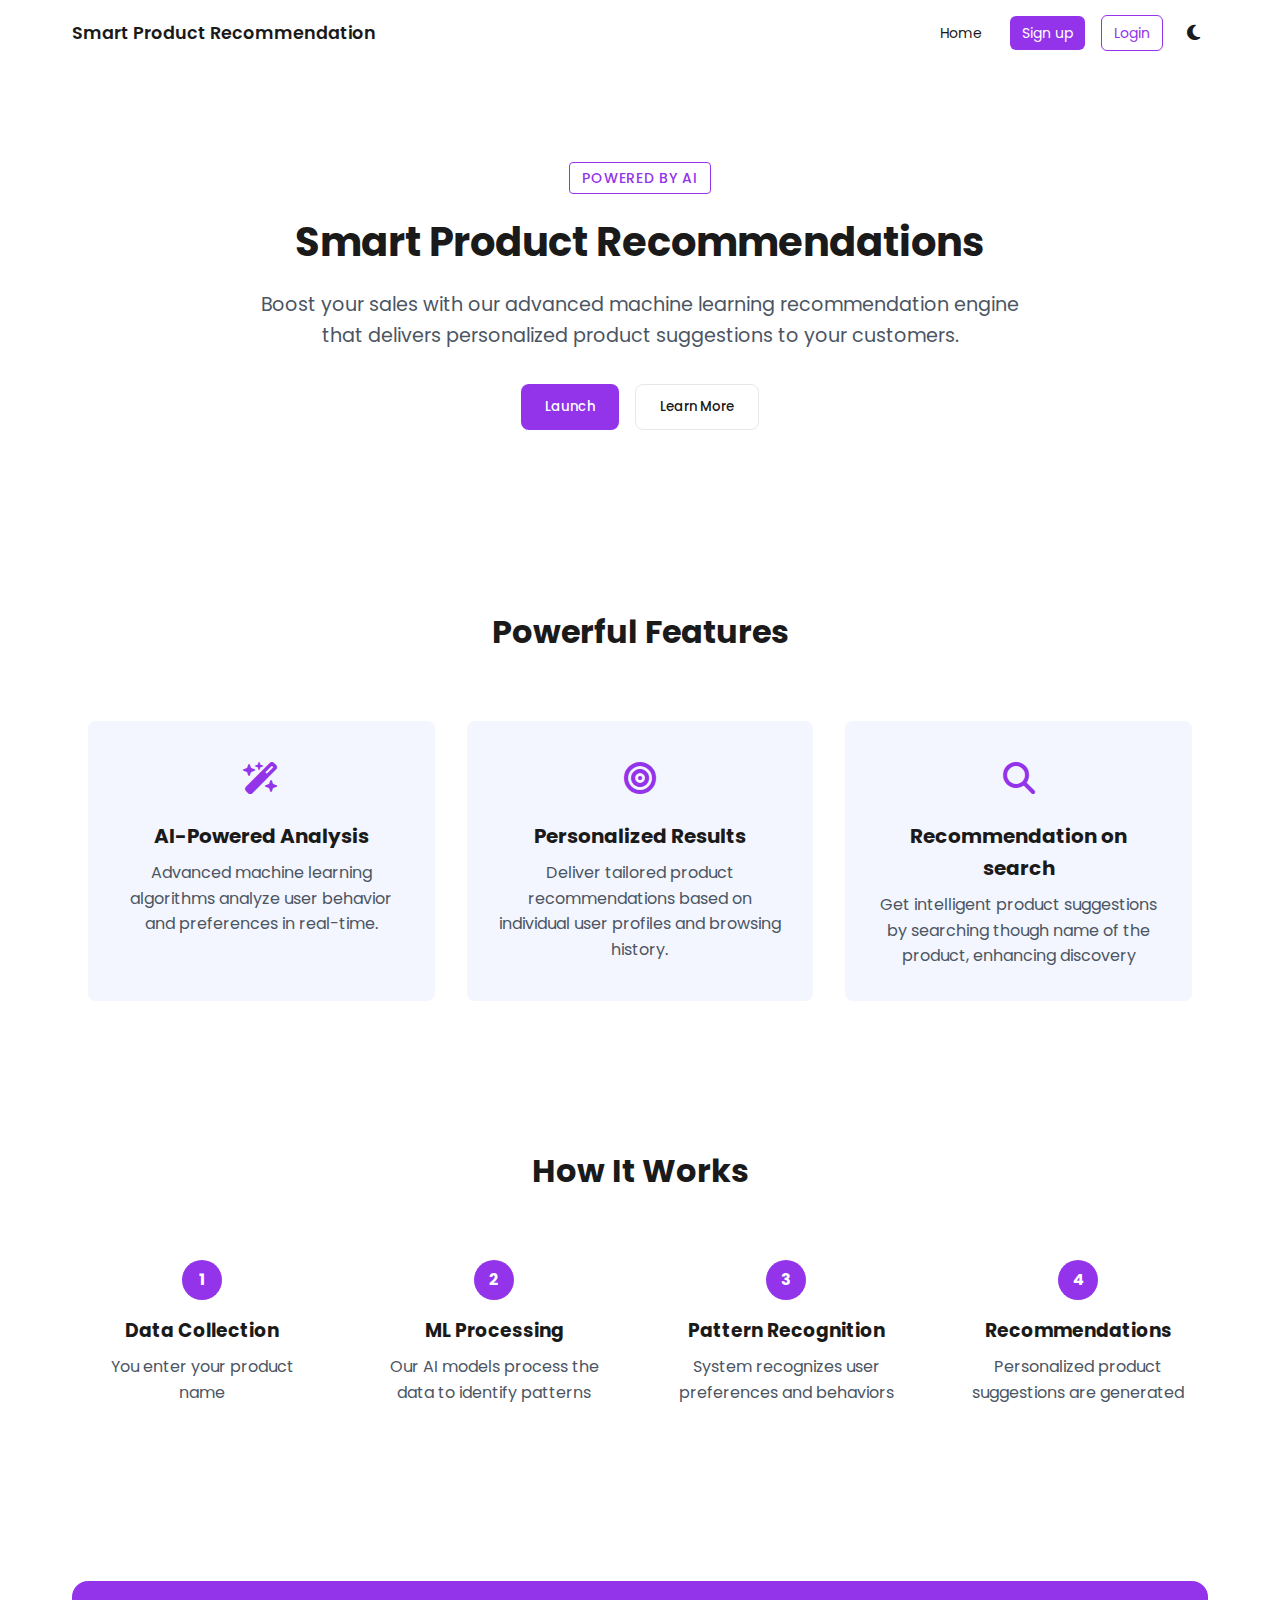
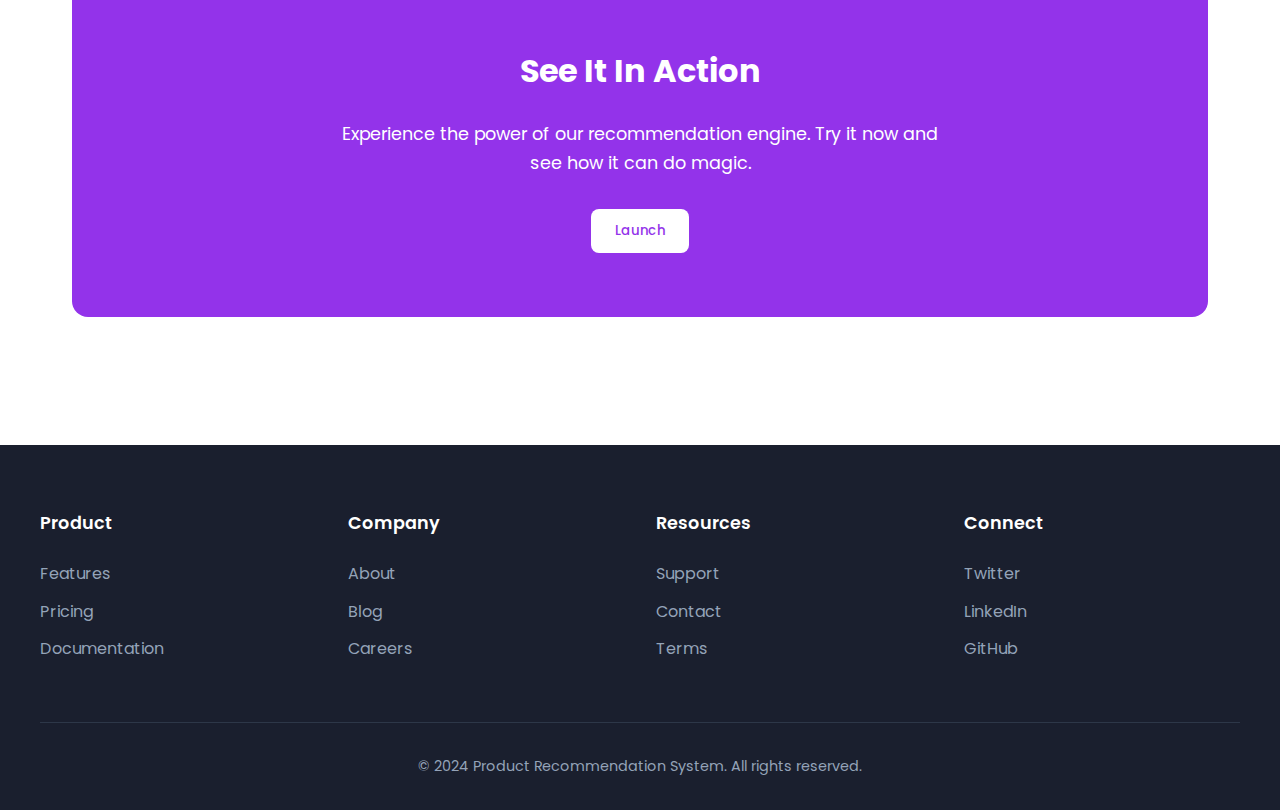
<file: templates/index.html>
<!DOCTYPE html>
<html lang="en">

<head>
    <meta charset="UTF-8">
    <meta name="viewport" content="width=device-width, initial-scale=1.0">
    <title>Smart Product Recommendations</title>
    <link rel="icon" href="data:image/svg+xml,%3Csvg xmlns='http://www.w3.org/2000/svg' viewBox='0 0 576 512'%3E%3Cpath d='M24 0C10.7 0 0 10.7 0 24S10.7 48 24 48l45.5 0c3.8 0 7.1 2.7 7.9 6.5l51.6 271c6.5 34 36.2 58.5 70.7 58.5L488 384c13.3 0 24-10.7 24-24s-10.7-24-24-24l-288.3 0c-11.5 0-21.4-8.2-23.6-19.5L170.7 288l288.5 0c32.6 0 61.1-21.8 69.5-53.3l41-152.3C576.6 57 557.4 32 531.1 32L360 32l0 102.1 23-23c9.4-9.4 24.6-9.4 33.9 0s9.4 24.6 0 33.9l-64 64c-9.4 9.4-24.6 9.4-33.9 0l-64-64c-9.4-9.4-9.4-24.6 0-33.9s24.6-9.4 33.9 0l23 23L312 32 120.1 32C111 12.8 91.6 0 69.5 0L24 0zM176 512a48 48 0 1 0 0-96 48 48 0 1 0 0 96zm336-48a48 48 0 1 0 -96 0 48 48 0 1 0 96 0z'/%3E%3C/svg%3E">
    <link rel="stylesheet" href="../static/css/style.css">
    <link rel="stylesheet" href="https://cdnjs.cloudflare.com/ajax/libs/font-awesome/6.5.1/css/all.min.css">
</head>

<body>
    <nav class="navbar">
        <div class="navbar-container">
            <div class="navbar-title">Smart Product Recommendation</div>
            <div style="display: flex; gap: 1rem; align-items: center;">
                <a href="/" class="home-button">Home</a>
                <a href="/register" class="signup-button">Sign up</a>
                <a href="/login" class="login-button">Login</a>
                <button class="theme-toggle" id="themeToggle">
                    <i class="fas fa-moon"></i>
                </button>
            </div>
        </div>
    </nav>
    <div class="container">
        <section class="hero">
            <div class="powered-by-ai">Powered by AI</div>
            <h1>Smart Product Recommendations</h1>
            <p>Boost your sales with our advanced machine learning recommendation engine that delivers personalized
                product suggestions to your customers.</p>
            <div class="button-group">
                <button class="btn btn-primary" onclick="launch()">Launch</button>
                <button class="btn btn-secondary" onclick="learnMore()">Learn More</button>
            </div>
        </section>

        <section class="features">
            <h2>Powerful Features</h2>
            <div class="features-grid">
                <div class="feature-card">
                    <div class="feature-icon"><i class="fa-solid fa-wand-magic-sparkles"></i></i></div>
                    <h3>AI-Powered Analysis</h3>
                    <p>Advanced machine learning algorithms analyze user behavior and preferences in real-time.</p>
                </div>
                <div class="feature-card">
                    <div class="feature-icon"><i class="fa-solid fa-bullseye"></i></div>
                    <h3>Personalized Results</h3>
                    <p>Deliver tailored product recommendations based on individual user profiles and browsing history.
                    </p>
                </div>
                <div class="feature-card">
                    <div class="feature-icon"><i class="fa-solid fa-magnifying-glass"></i></div>
                    <h3>Recommendation on search</h3>
                    <p>Get intelligent product suggestions by searching though name of the product, enhancing discovery
                    </p>
                </div>
            </div>
        </section>

        <!-- How It Works section -->
        <section class="how-it-works">
            <h2>How It Works</h2>
            <div class="steps">
                <div class="step">
                    <div class="step-number">1</div>
                    <h3>Data Collection</h3>
                    <p>You enter your product name</p>
                </div>
                <div class="step">
                    <div class="step-number">2</div>
                    <h3>ML Processing</h3>
                    <p>Our AI models process the data to identify patterns</p>
                </div>
                <div class="step">
                    <div class="step-number">3</div>
                    <h3>Pattern Recognition</h3>
                    <p>System recognizes user preferences and behaviors</p>
                </div>
                <div class="step">
                    <div class="step-number">4</div>
                    <h3>Recommendations</h3>
                    <p>Personalized product suggestions are generated</p>
                </div>
            </div>
        </section>

        <!-- See It In Action section -->
        <section class="action-section">
            <h2>See It In Action</h2>
            <p>Experience the power of our recommendation engine. Try it now and see how it can
                do magic.</p>
            <button class="action-button" onclick="launch()">Launch</button>
        </section>
    </div>


    <footer class="footer">
        <div class="footer-content">
            <div class="footer-grid">
                <div class="footer-column">
                    <h3>Product</h3>
                    <ul class="footer-links">
                        <li><a href="#">Features</a></li>
                        <li><a href="#">Pricing</a></li>
                        <li><a href="#">Documentation</a></li>
                    </ul>
                </div>
                <div class="footer-column">
                    <h3>Company</h3>
                    <ul class="footer-links">
                        <li><a href="#">About</a></li>
                        <li><a href="#">Blog</a></li>
                        <li><a href="#">Careers</a></li>
                    </ul>
                </div>
                <div class="footer-column">
                    <h3>Resources</h3>
                    <ul class="footer-links">
                        <li><a href="#">Support</a></li>
                        <li><a href="#">Contact</a></li>
                        <li><a href="#">Terms</a></li>
                    </ul>
                </div>
                <div class="footer-column">
                    <h3>Connect</h3>
                    <ul class="footer-links">
                        <li><a href="#">Twitter</a></li>
                        <li><a href="#">LinkedIn</a></li>
                        <li><a href="#">GitHub</a></li>
                    </ul>
                </div>
            </div>
            <div class="footer-copyright">
                © 2024 Product Recommendation System. All rights reserved.
            </div>
        </div>
    </footer>



    <script src="../static/js/script.js"></script>
</body>

</html>
</file>
<file: static/css/style.css>
@import url('https://fonts.googleapis.com/css2?family=Poppins:ital,wght@0,100;0,200;0,300;0,400;0,500;0,600;0,700;0,800;0,900;1,100;1,200;1,300;1,400;1,500;1,600;1,700;1,800;1,900&display=swap');

:root {
    --accent-color: #9333EA;        /* Changed from blue to purple */
    --accent-color-dark: #7E22CE;   /* Darker purple for hover states */
    --navbar-bg: #ffffff;
    --navbar-text: #1a1a1a;
    --body-bg: #ffffff;
    --text-color: #1a1a1a;
    --card-bg: #2564eb0e;
    --footer-bg: #1a1f2e;
    --heading-color: #1a1a1a;
    --text-secondary: #4b5563;
}

[data-theme="dark"] {
    --navbar-bg: #1a1a1a;
    --navbar-text: #ffffff;
    --body-bg: #121212;
    --text-color: #ffffff;
    --card-bg: rgba(255, 255, 255, 0.05);
    --footer-bg: #000000;
    --heading-color: #ffffff;
    --text-secondary: #e2e8f0;
}

* {
    margin: 0;
    padding: 0;
    box-sizing: border-box;
    font-family: -apple-system, 'Poppins', sans-serif;
}

body {
    line-height: 1.6;
    background-color: var(--body-bg);
    color: var(--text-color);
    transition: background-color 0.3s ease, color 0.3s ease;
}

.container {
    max-width: 1200px;
    margin: 0 auto;
    padding: 2rem;
}

.hero {
    text-align: center;
    padding: 4rem 1rem;
}

.powered-by-ai {
    display: inline-block;
    font-size: 0.875rem;
    font-weight: 500;
    color: var(--accent-color);
    border: 1px solid var(--accent-color);
    padding: 0.25rem 0.75rem;
    border-radius: 4px;
    margin-bottom: 1rem;
    text-transform: uppercase;
    letter-spacing: 0.05em;
}

.hero h1 {
    font-size: 2.5rem;
    margin-bottom: 1rem;
    color: var(--heading-color);
}

.hero p {
    font-size: 1.2rem;
    color: var(--text-secondary);
    max-width: 800px;
    margin: 0 auto 2rem;
}

.button-group {
    display: flex;
    gap: 1rem;
    justify-content: center;
    margin-bottom: 3rem;
}

.btn {
    padding: 0.75rem 1.5rem;
    border-radius: 0.5rem;
    font-weight: 500;
    cursor: pointer;
    transition: all 0.3s ease;
}

.btn-primary {
    background-color: var(--accent-color);
    color: white;
    border: none;
}

.btn-primary:hover {
    background-color: var(--accent-color-dark);
}

.btn-secondary {
    background-color: white;
    color: #1a1a1a;
    border: 1px solid #e5e7eb;
}

.btn:hover {
    transform: translateY(-2px);
    box-shadow: 0 4px 6px rgba(0, 0, 0, 0.1);
}

.features {
    padding: 4rem 0;
}

.features h2 {
    text-align: center;
    font-size: 2rem;
    margin-bottom: 3rem;
    color: var(--heading-color);
}

.features-grid {
    display: grid;
    grid-template-columns: repeat(auto-fit, minmax(300px, 1fr));
    gap: 2rem;
    padding: 1rem;
}

.feature-card {
    padding: 2rem;
    border-radius: 0.5rem;
    background-color: var(--card-bg);
    transition: all 0.3s ease;
    text-align: center;
}

.feature-card:hover {
    transform: translateY(-5px);
    box-shadow: 0 4px 6px rgba(0, 0, 0, 0.2);
}

.feature-icon {
    font-size: 2rem;
    color: var(--accent-color);
    margin-bottom: 1rem;
}

.feature-card h3 {
    font-size: 1.25rem;
    margin-bottom: 0.5rem;
    color: var(--heading-color);
}

.feature-card p {
    color: var(--text-secondary);
}

@media (max-width: 768px) {
    .hero h1 {
        font-size: 2rem;
    }

    .hero p {
        font-size: 1rem;
    }

    .button-group {
        flex-direction: column;
        align-items: center;
    }

    .btn {
        width: 100%;
        max-width: 300px;
    }
}

.how-it-works {
    padding: 4rem 0;
    text-align: center;
}

.how-it-works h2 {
    font-size: 2rem;
    margin-bottom: 3rem;
    color: var(--heading-color);
}

.steps {
    display: grid;
    grid-template-columns: repeat(auto-fit, minmax(250px, 1fr));
    gap: 2rem;
    margin-bottom: 4rem;
}

.step {
    display: flex;
    flex-direction: column;
    align-items: center;
    padding: 1rem;
}

.step-number {
    width: 40px;
    height: 40px;
    background-color: var(--accent-color);
    color: white;
    border-radius: 50%;
    display: flex;
    align-items: center;
    justify-content: center;
    font-weight: bold;
    margin-bottom: 1rem;
}

.step h3 {
    margin-bottom: 0.5rem;
    color: var(--heading-color);
}

.step p {
    color: var(--text-secondary);
}

/* Action section styles */
.action-section {
    background-color: var(--accent-color);
    color: white;
    padding: 4rem 2rem;
    text-align: center;
    border-radius: 1rem;
    margin: 2rem 0;
}

.action-section h2 {
    font-size: 2rem;
    margin-bottom: 1.5rem;
}

.action-section p {
    max-width: 600px;
    margin: 0 auto 2rem;
    font-size: 1.1rem;
}

.action-button {
    background-color: white;
    color: var(--accent-color);
    padding: 0.75rem 1.5rem;
    border-radius: 0.5rem;
    font-weight: 500;
    border: none;
    cursor: pointer;
    transition: all 0.3s ease;
    display: inline-block;
    text-decoration: none;
}

.action-button:hover {
    transform: translateY(-2px);
    box-shadow: 0 4px 6px rgba(0, 0, 0, 0.1);
}

/* Responsive adjustments */
@media (max-width: 768px) {
    .steps {
        grid-template-columns: 1fr;
    }

    .step {
        padding: 1rem 0;
    }

    .action-section {
        padding: 3rem 1rem;
        margin: 1rem 0;
    }
}

.footer {
    background-color: var(--footer-bg);
    color: white;
    padding: 4rem 2rem 2rem;
    margin-top: 4rem;
}

.footer-content {
    max-width: 1200px;
    margin: 0 auto;
}

.footer-grid {
    display: grid;
    grid-template-columns: repeat(auto-fit, minmax(200px, 1fr));
    gap: 2rem;
    margin-bottom: 3rem;
}

.footer-column h3 {
    color: white;
    font-size: 1.1rem;
    margin-bottom: 1.5rem;
    font-weight: 600;
}

.footer-links {
    list-style: none;
}

.footer-links li {
    margin-bottom: 0.75rem;
}

.footer-links a {
    color: #94a3b8;
    text-decoration: none;
    transition: color 0.3s ease;
}

.footer-links a:hover {
    color: white;
}

.footer-copyright {
    text-align: center;
    padding-top: 2rem;
    border-top: 1px solid #2d3748;
    color: #94a3b8;
    font-size: 0.9rem;
}

@media (max-width: 768px) {
    .footer {
        padding: 3rem 1rem 1.5rem;
    }

    .footer-grid {
        grid-template-columns: repeat(2, 1fr);
        gap: 2rem 1rem;
    }
}

@media (max-width: 480px) {
    .footer-grid {
        grid-template-columns: 1fr;
    }
}

.navbar {
    background-color: var(--navbar-bg);
    /* removed box-shadow */
    position: sticky;
    top: 0;
    z-index: 1000;
}

.navbar-container {
    max-width: 1200px;
    margin: 0 auto;
    padding: 0.75rem 2rem;  /* reduced from 1rem */
    display: flex;
    justify-content: space-between;
    align-items: center;
}

.navbar-title {
    font-size: 1.1rem;  /* reduced from 1.25rem */
    font-weight: 600;
    color: var(--navbar-text);
}

.home-button,
.signup-button,
.login-button {
    text-decoration: none;
    padding: 0.375rem 0.75rem;  /* reduced from 0.5rem 1rem */
    border-radius: 0.375rem;
    transition: all 0.3s ease;
    font-size: 0.875rem;  /* added font-size */
}

.home-button {
    color: var(--navbar-text);
}

.signup-button {
    background-color: var(--accent-color);
    color: white;
}

.login-button {
    color: var(--accent-color);
    border: 1px solid var(--accent-color);
}

.theme-toggle {
    background: none;
    border: none;
    color: var(--navbar-text);
    cursor: pointer;
    padding: 0.5rem;
    font-size: 1.1rem;
}

/* Add this media query for responsive navbar */
@media (max-width: 768px) {
    .navbar-container {
        padding: 1rem;
    }

    .navbar-title {
        font-size: 1.1rem;
    }

    .home-button,
    .signup-button,
    .login-button {
        padding: 0.375rem 0.75rem;
        font-size: 0.875rem;
    }
}
</file>
